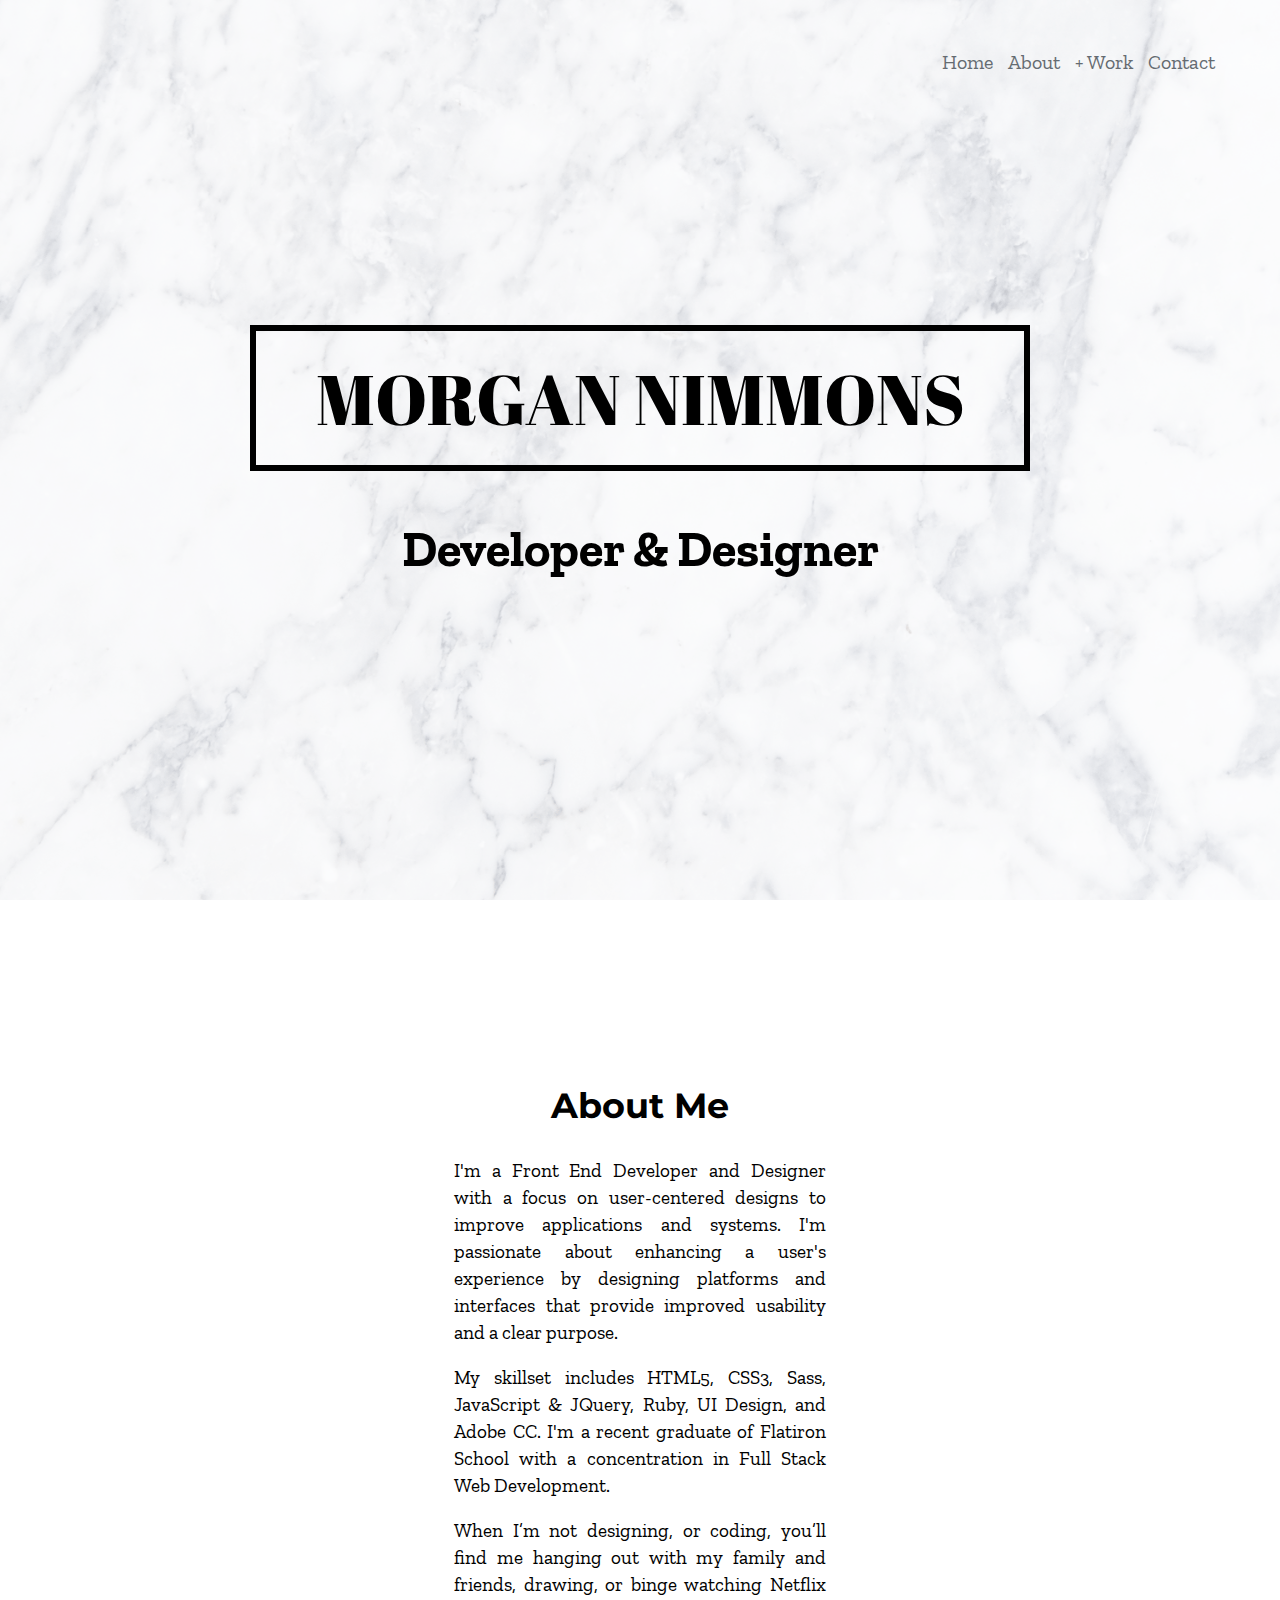
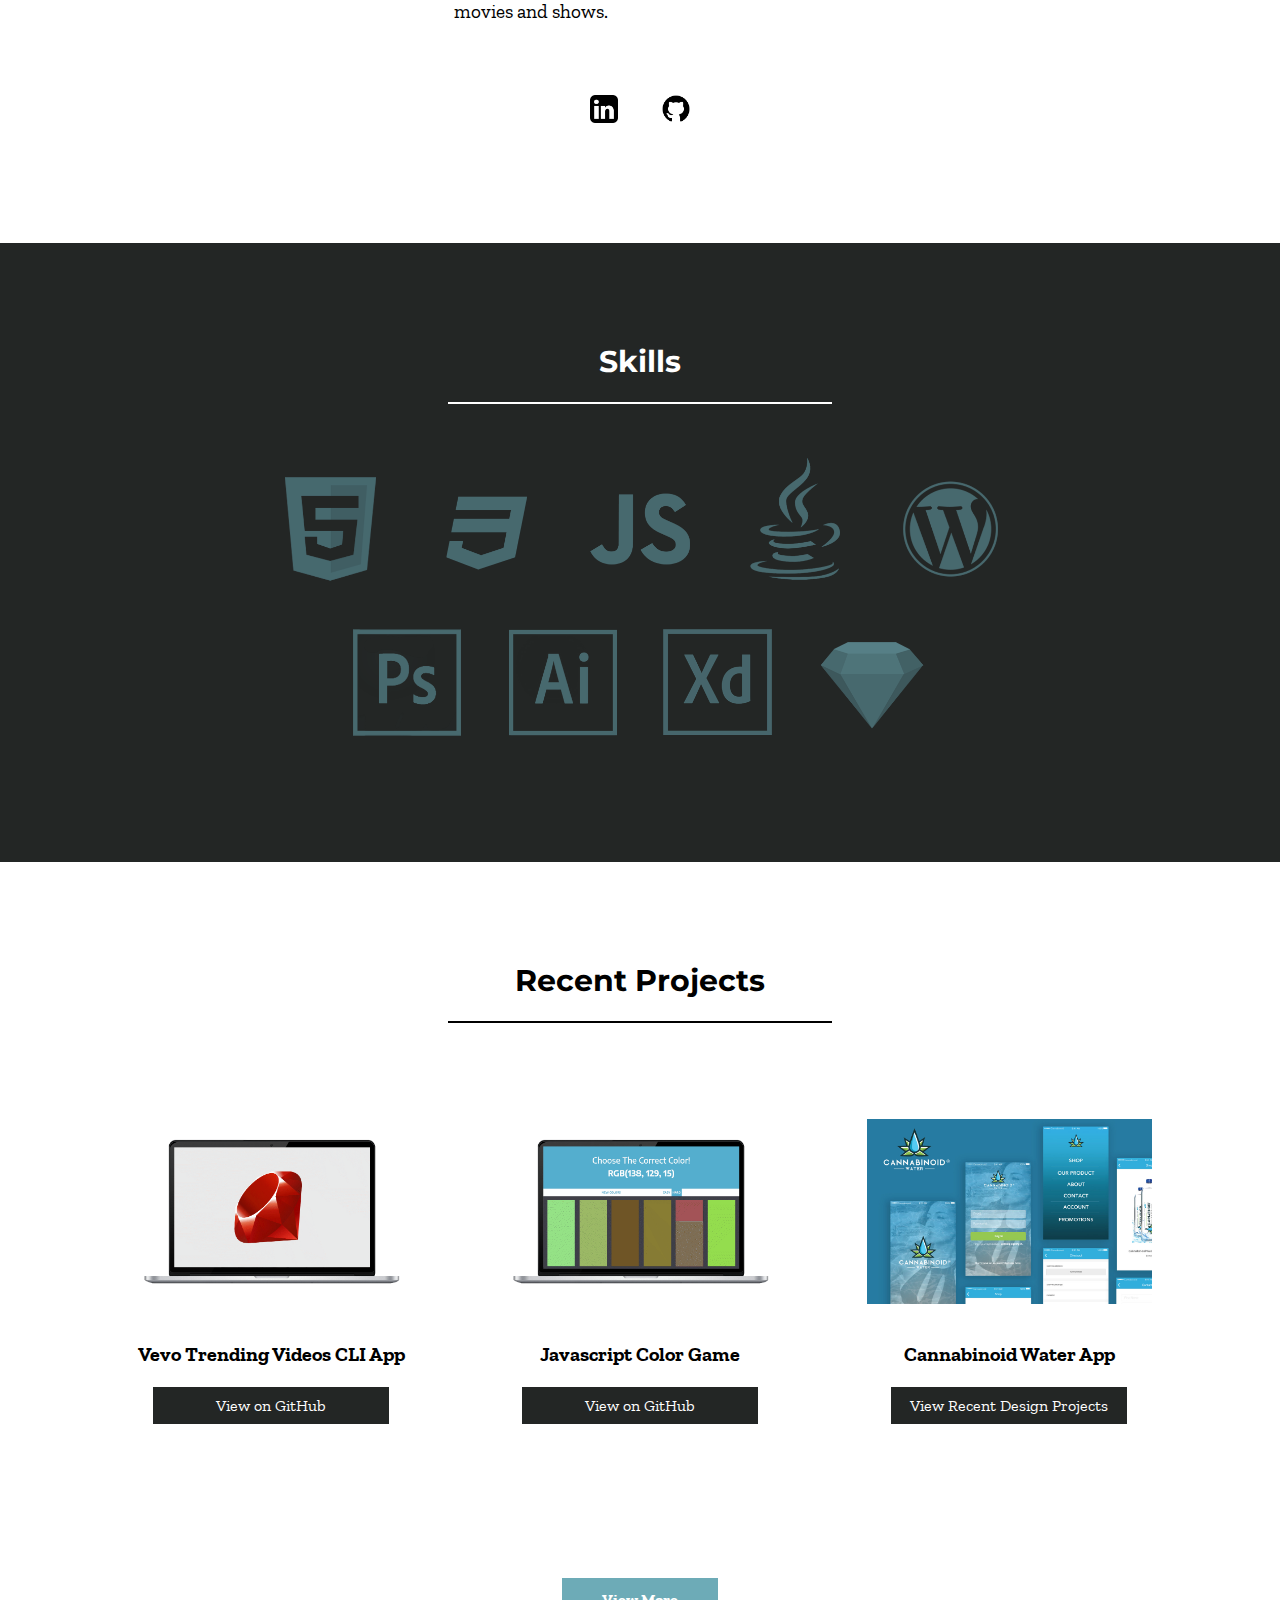
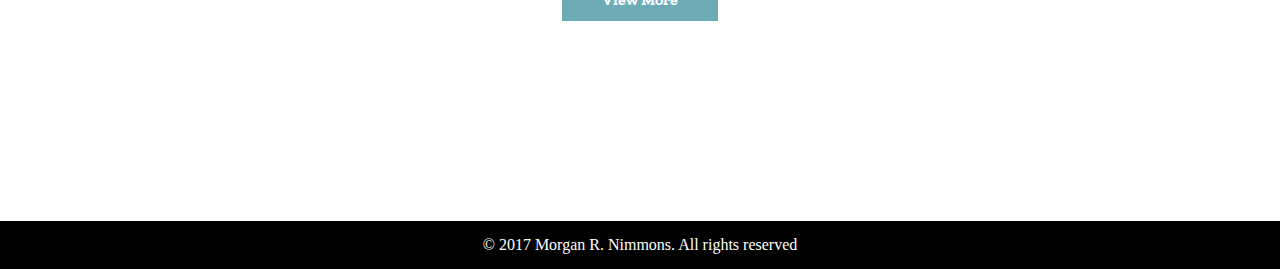
<file: index.html>
<!DOCTYPE html>
<html>
  <head>
    <meta charset="utf-8">
    <title>Morgan R. Nimmons | Web Developer</title>
    <link rel="stylesheet" href="styles.css">
    <link rel="icon" type="image/png" href="images/mn-favicon.png">

    <!-- Google fonts -->
    <link href="https://fonts.googleapis.com/css?family=Zilla+Slab" rel="stylesheet">
    <link href="https://fonts.googleapis.com/css?family=Montserrat" rel="stylesheet">
    <link href="https://fonts.googleapis.com/css?family=Abril+Fatface" rel="stylesheet">

    <!-- fontawesome icons file -->
    <link rel="stylesheet" href="font-awesome-4.7.0/css/font-awesome.min.css">
    <script type="text/javascript" src="script.js"></script>
  </head>
  <body id="home-body">

<!-- back to top button -->
    <button id="back-to-top" class="fa fa-arrow-circle-up" type="button" name="button"  aria-hidden="true" onclick="topPage()"></button>

<!-- hero image -->
    <img id="background-img" src="images/header-background.png" alt="marble background">


<!-- mobile navigation -->
    <nav class="mobile-menu">
      <span onclick="dropdownFunction()" class="fa fa-bars dropbtn" aria-hidden="true"></span>
      <ul id="myDropdown" class="mobilenavmenu">
        <li class="navlinks mobilenav"><a href="index.html">Home</a></li>
        <li class="navlinks mobilenav"><a href="#about-section">About</a></li>
        <!-- work drop down menu -->
        <li class="navlinks dropdown mobilenav accordion" onclick="openwork()"><a href="#">+ Work</a>
          <div id="showwork" class="accordion-dropdown">
            <a class="worklink" href="webdevelopment.html">Web Development</a>
            <a class="worklink designlink" href="design.html">Design</a>
          </div>
        </li>
        <li class="navlinks mobilenav"><a href="contact.html">Contact</a></li>
      </ul>
    </nav>


<!-- regular navigation -->
    <nav id="home-nav">
      <ul>
        <li class="navlinks"><a href="index.html">Home</a></li>
        <li class="navlinks"><a href="#about-section">About</a></li>
        <!-- work drop down menu -->
        <li class="navlinks dropdown"><a href="#">+ Work</a>
          <div class="dropdown-content">
            <a href="webdevelopment.html">Web Development</a>
            <a href="design.html">Design</a>
          </div>
        </li>
        <li class="navlinks"><a href="contact.html">Contact</a></li>
      </ul>
    </nav>


<!-- Header -->
    <header>
      <h1 class="name-header">Morgan Nimmons</h1>
      <h3 class="description">Developer &amp; Designer</h3>
    </header>

<!-- About -->
    <section id="about-section">
      <div class="about-content">
        <h2 class="about-text about-header">About Me</h2>
        <p class="about-text about-paragraph">I'm a Front End Developer and Designer with a focus on user-centered designs to improve applications and systems. I'm passionate about enhancing a user's experience by designing platforms and interfaces that provide improved usability and a clear purpose.</p>
        <br>
        <p class="about-text about-paragraph">My skillset includes HTML5, CSS3, Sass, JavaScript & JQuery, Ruby, UI Design, and Adobe CC. I'm a recent graduate of Flatiron School with a concentration in Full Stack Web Development.</p>
        <br>
        <!-- <p class="about-text about-paragraph">My undergraduate background in Communications and Marketing, as well as learning web development enables me to be a more
        skillful designer by approaching projects from a visual and technical prospective.</p> -->
        <p class="about-text about-paragraph">When I’m not designing, or coding, you’ll find me hanging out with my family and friends, drawing, or binge watching Netflix movies and shows.</p>

        <!-- social media links -->
        <div class="social-links">
          <a href="https://www.linkedin.com/in/mnimmons/" target="_blank"><img class="socialmedia" src="images/linkedin.png" alt="LinkedIn logo"></a>
          <a href="https://github.com/mnimmz" target="_blank"><img class="socialmedia" src="images/github.png" alt="Github logo"></a>
          <!-- <a href="https://twitter.com/morgansdomain" target="_blank"><img class="socialmedia" src="images/twitter.png" alt=""></a> -->
          <!-- <a href="https://drive.google.com/uc?export=download&id=1v5PpGPvXRR1EWN2zxWlekb6SX1pYXdMP"><img class="socialmedia" src="images/download.png" alt=""></a> -->
        </div>
      </div>
    </section>

<!-- Recent Projects section -->
    <section class="recent-projects">

      <!-- skills section -->
      <section class="skills">
        <h3 class="work-header skills-header">Skills</h3>
        <!-- skills logos -->
        <img id="html-logo" src="images/html-logo.png" class="skills-img" alt="" onmouseover="hoverOverHtml()" onmouseout="hoverOutHtml()" >
        <img id="css-logo" src="images/css-logo.png" class="skills-img" alt="" onmouseover="hoverOverCss()" onmouseout="hoverOutCss()">
        <img id="javascript-logo" src="images/javascript-logo.png" class="skills-img" alt="" onmouseover="hoverOverJavascript()" onmouseout="hoverOutJavascript()">
        <img id="java-logo" src="images/java-logo.png" alt="" class="skills-img" onmouseover="hoverOverJava()" onmouseout="hoverOutJava()">
        <img id="wordpress-logo" src="images/wordpress-logo.png" alt="" class="skills-img" onmouseover="hoverOverWordpress()" onmouseout="hoverOutWordpress()">
        <br><img id="ps-logo" src="images/ps-logo.png" alt="" class="skills-img" onmouseover="hoverOverPs()" onmouseout="hoverOutPs()" >
        <img id="ai-logo" src="images/ai-logo.png" alt="" class="skills-img" onmouseover="hoverOverAi()" onmouseout="hoverOutAi()">
        <img id="xd-logo" src="images/xd-logo.png" alt="" class="skills-img" onmouseover="hoverOverXd()" onmouseout="hoverOutXd()">
        <img id="sketch-logo" src="images/sketch-logo.png" alt="" class="skills-img" onmouseover="hoverOverSketch()" onmouseout="hoverOutSketch()">

      </section>

      <!-- recent projects -->
      <h3 class="work-header">Recent Projects</h3>

      <figure class="project one">
        <img class="dev-project" src="images/ruby-project.png" alt="Vevo Trending Videos CLI App" width="285px" height="185px">
        <figcaption class="recent-description">Vevo Trending Videos CLI App</figcaption>
        <a href="https://github.com/mnimmz/vevo-trending-cli-app" target="_blank"><button class="project-redirect recent-btn" type="button" name="button">View on GitHub</button></a>
      </figure>

      <figure class="project two">
        <img class="dev-project" src="images/color-game.png" alt="Color Game" width="285px" height="185px">
        <figcaption class="recent-description">Javascript Color Game</figcaption>
        <a href="https://github.com/mnimmz/color-game" target="_blank"><button class="project-redirect recent-btn" type="button" name="button">View on GitHub</button></a>
      </figure>

      <figure class="project three">
        <img class="dev-project" src="images/cannabinoid-app-cover.jpg" alt="Cannabinoid Water App" width="285px" height="185px">
        <figcaption class="recent-description">Cannabinoid Water App</figcaption>
        <a href="http://morgannimmons.com/design.html" target="_blank"><button class="project-redirect recent-btn" type="button" name="button">View Recent Design Projects</button></a>
      </figure>

      <button id="view-projects" type="button" name="button"><a href="webdevelopment.html" target="_blank">View More</a></button>
      <div class="horizonal-line"></div>
    </section>
  </body>

<!-- footer -->
  <footer>&copy; 2017 Morgan R. Nimmons. All rights reserved</footer>
</html>
</file>
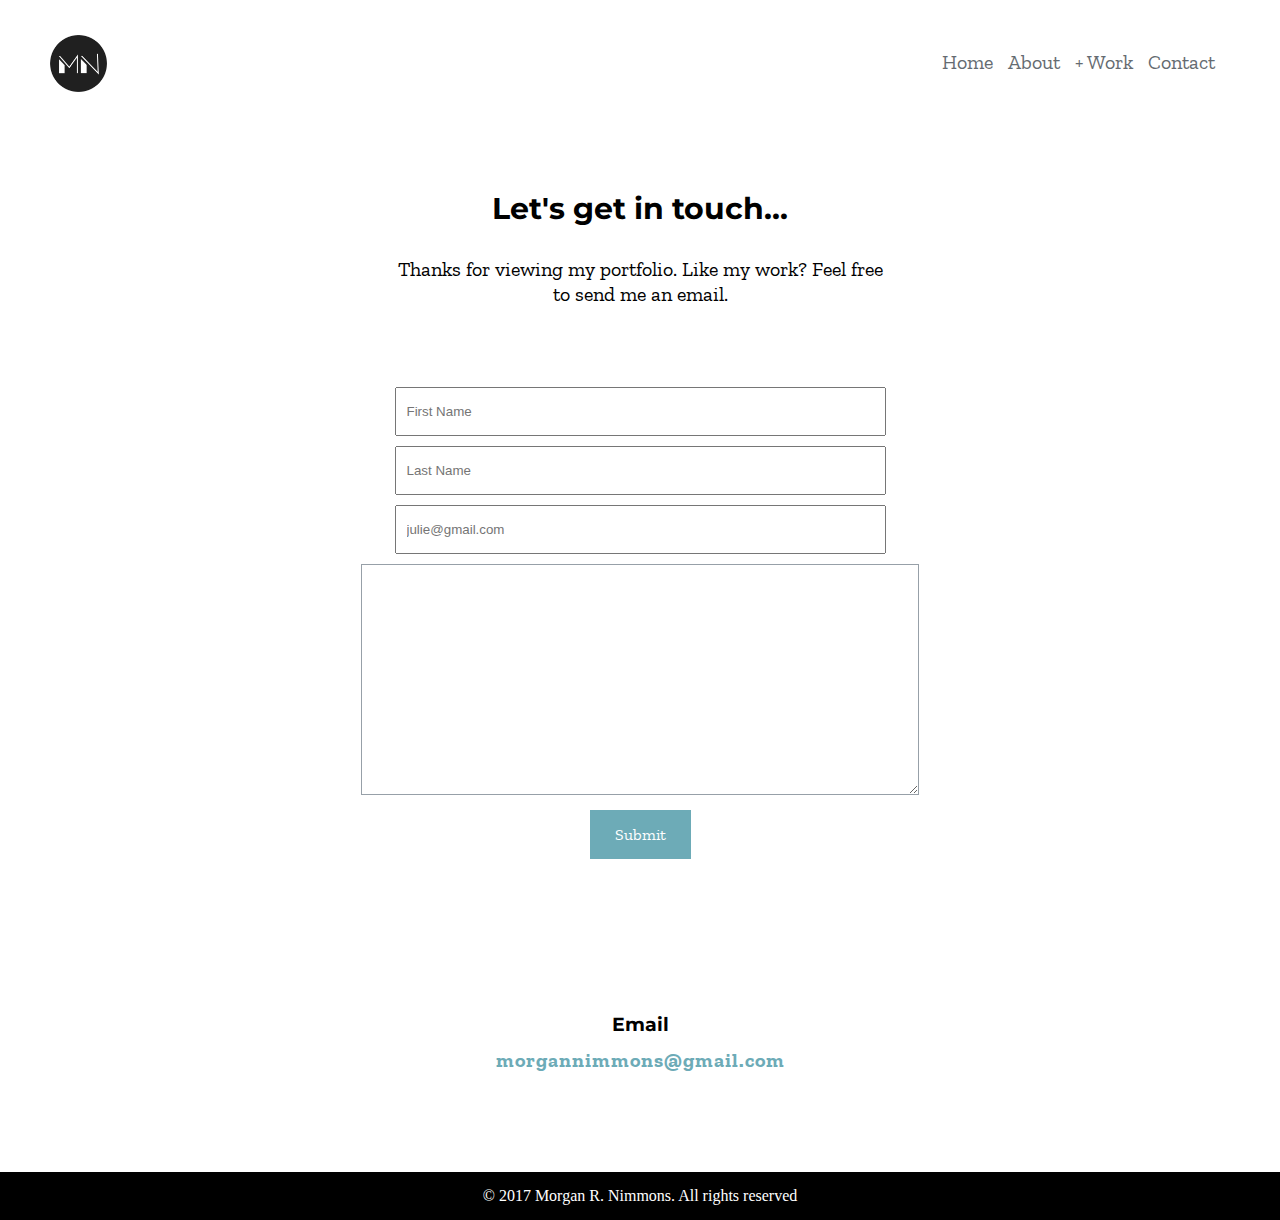
<file: contact.html>
<!DOCTYPE html>
<html>
  <head>
    <meta charset="utf-8">
    <title>Contact</title>
    <link rel="stylesheet" href="styles.css">
    <link rel="icon" type="image/png" href="images/mn-favicon.png">

    <!-- Google fonts -->
    <link href="https://fonts.googleapis.com/css?family=Zilla+Slab" rel="stylesheet">
    <link href="https://fonts.googleapis.com/css?family=Montserrat" rel="stylesheet">

    <!-- fontawesome files -->
    <link rel="stylesheet" href="font-awesome-4.7.0/css/font-awesome.min.css">
    <script type="text/javascript" src="script.js"></script>
  </head>
  <body>

<!-- MOBILE NAVIGATION -->
    <!-- top logo for mobile -->
    <div id="mobile-logo"><a class="morgan" href="index.html"><img src="images/mn-logo.png" alt=""></a></div>
    <nav class="mobile-menu">
      <span onclick="dropdownFunction()" class="fa fa-bars dropbtn" aria-hidden="true"></span>
      <ul id="myDropdown" class="mobilenavmenu">
        <li class="navlinks mobilenav"><a href="index.html">Home</a></li>
        <li class="navlinks mobilenav"><a href="index.html#about-section">About</a></li>
        <!-- work drop down menu -->
        <li class="navlinks dropdown mobilenav accordion" onclick="openwork()"><a href="#">+ Work</a>
          <div id="showwork" class="accordion-dropdown">
            <a class="worklink" href="webdevelopment.html">Web Development</a>
            <a class="worklink designlink" href="design.html">Design</a>
          </div>
        </li>
        <li class="navlinks mobilenav"><a href="contact.html">Contact</a></li>
      </ul>
    </nav>

<!-- REGULAR NAVIGATION -->
    <nav id="navigation">
      <ul>
        <li id="logo"><a class="morgan" href="index.html"><img src="images/mn-logo.png" alt=""></a></li>
        <li class="navlinks"><a href="index.html">Home</a></li>
        <li class="navlinks"><a href="index.html#about-section">About</a></li>
        <!-- drop down menu -->
        <li class="navlinks dropdown"><a href="#">+ Work</a>
          <div class="dropdown-content">
            <a href="webdevelopment.html">Web Development</a>
            <a href="design.html">Design</a>
          </div>
        </li>
        <li class="navlinks"><a href="contact.html">Contact</a></li>
      </ul>
    </nav>

<!-- CONTACT SECTION -->
    <h3 class="contact-header">Let's get in touch...</h3>
    <p class="contact-paragraph">Thanks for viewing my portfolio. Like my work? Feel free to send me an email.</p>

      <!-- contact form -->
      <form action="home.html" method="post">
        <input type="text" name="firstname" placeholder="First Name" required>
        <input type="text" name="lastname" placeholder="Last Name" required>
        <input type="email" name="email" placeholder="julie@gmail.com" required>
        <textarea name="message" rows="15" cols="69.9"></textarea>
        <input class="send-btn" type="submit" value="Submit">
      </form>
      <div class="email-info">
        <h3 class="email-header">Email</h3>
        <p class="email-address"><a href="mailto:morgannimmons@gmail.com">morgannimmons@gmail.com</a></p>
      </div>
  </body>

  <!-- FOOTER -->
  <footer>&copy; 2017 Morgan R. Nimmons. All rights reserved</footer>
</html>
</file>
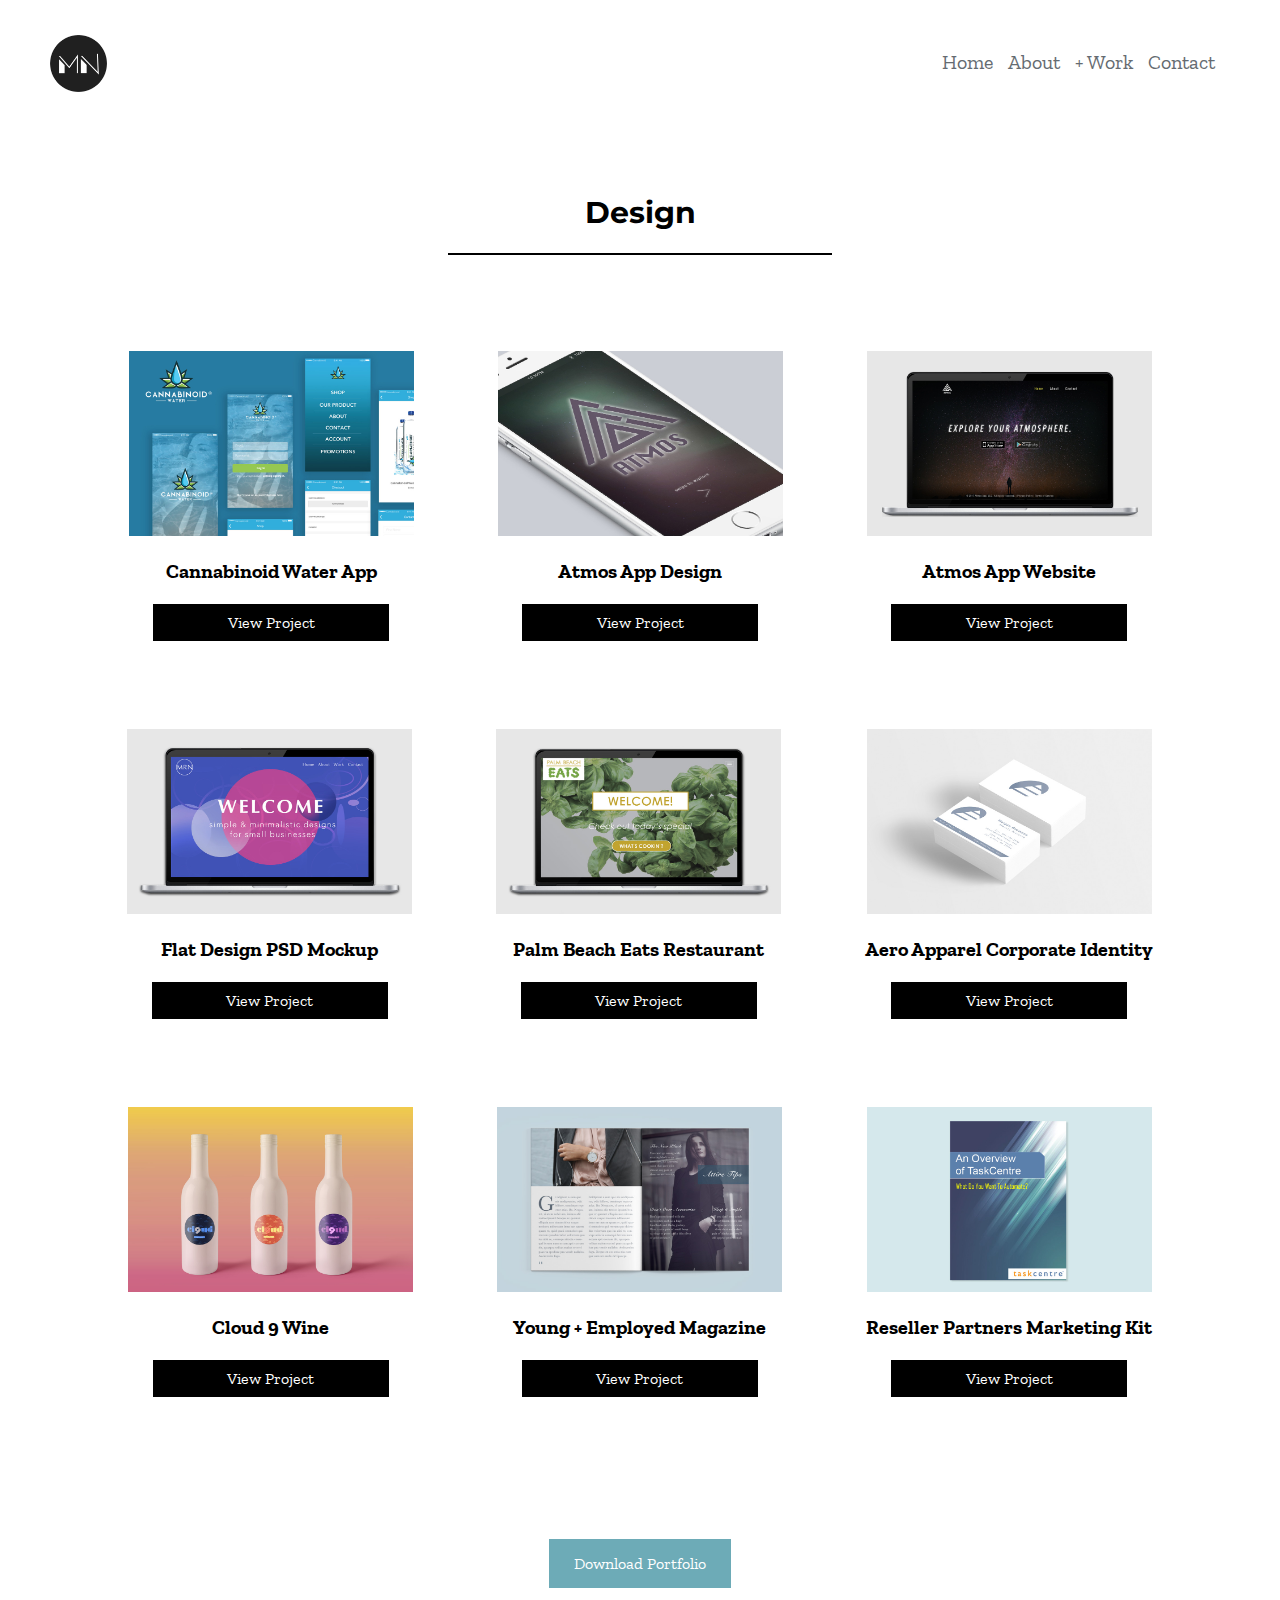
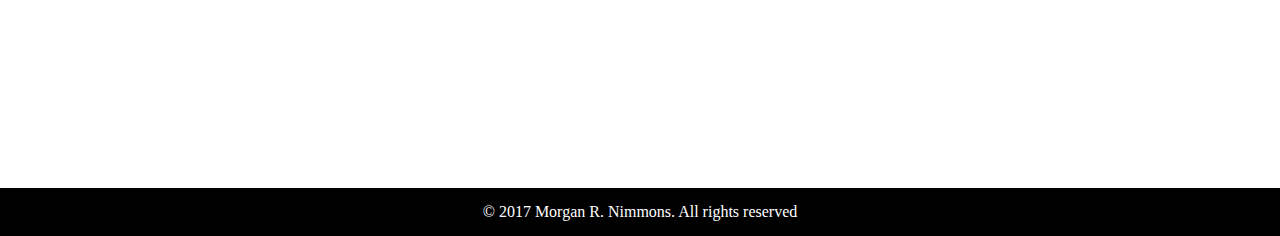
<file: design.html>
<!DOCTYPE html>
<html>
  <head>
    <meta charset="utf-8">
    <title>Design</title>
    <link rel="stylesheet" href="styles.css">
    <link rel="icon" type="image/png" href="images/mn-favicon.png">

    <!-- Google fonts -->
    <link href="https://fonts.googleapis.com/css?family=Zilla+Slab" rel="stylesheet">
    <link href="https://fonts.googleapis.com/css?family=Montserrat:300,400" rel="stylesheet">

    <!-- fontawesome icons file -->
    <link rel="stylesheet" href="font-awesome-4.7.0/css/font-awesome.min.css">
    <script type="text/javascript" src="script.js"></script>
  </head>
  <body>

<!-- MOBILE NAVIGATION -->
    <!-- top logo for mobile -->
    <div id="mobile-logo"><a class="morgan" href="index.html"><img src="images/mn-logo.png" alt=""></a></div>
    <nav class="mobile-menu">
      <!-- <button onclick="dropdownFunction()" class="dropbtn"><span class="fa fa-bars" aria-hidden="true"></span></button> -->
      <span onclick="dropdownFunction()" class="fa fa-bars dropbtn" aria-hidden="true"></span>
      <ul id="myDropdown" class="mobilenavmenu">
        <li class="navlinks mobilenav"><a href="index.html">Home</a></li>
        <li class="navlinks mobilenav"><a href="index.html#about-section">About</a></li>
        <!-- work drop down menu -->
        <li class="navlinks dropdown mobilenav accordion" onclick="openwork()"><a href="#">+ Work</a>
          <div id="showwork" class="accordion-dropdown">
            <a class="worklink" href="webdevelopment.html">Web Development</a>
            <a class="worklink designlink" href="design.html">Design</a>
          </div>
        </li>
        <li class="navlinks mobilenav"><a href="contact.html">Contact</a></li>
      </ul>
    </nav>

<!-- REGULAR NAVIGATION -->
    <nav id="navigation">
      <ul>
        <li id="logo"><a class="morgan" href="index.html"><img src="images/mn-logo.png" alt=""></a></li>
        <li class="navlinks"><a href="index.html">Home</a></li>
        <li class="navlinks"><a href="index.html#about-section">About</a></li>
        <!-- drop down menu -->
        <li class="navlinks dropdown"><a href="#">+ Work</a>
          <div class="dropdown-content">
            <a href="webdevelopment.html">Web Development</a>
            <a href="design.html">Design</a>
          </div>
        </li>
        <li class="navlinks"><a href="contact.html">Contact</a></li>
      </ul>
    </nav>

    <!-- DESIGN PROJECTS -->
    <section class="webdevprojects graphicdesign-projects">

      <h3 class="work-header">Design</h3>

      <!-- project 1 -->
      <figure class="project one">
        <img class="webprojects graphicprojects" src="images/cannabinoid-app-cover.jpg" alt="Cannabinoid App Design" width="285px" height="185px">
        <figcaption>Cannabinoid Water App</figcaption>
        <button id="open-modal" class="project-redirect" type="button" name="button" onclick="viewModal()">View Project</button>

        <!-- Modal 1 -->
        <div id="modal1" class="modal">

          <!-- Modal content  -->
          <span id="close" class="close-window" onclick="closeModal()">&times;</span>
          <div class="modal-content">
            <h3 id="caption">Cannabinoid Water App</h3>
            <p class="modal-description">App design for the company, Cannabinoid Water. Created wireframes and designed UI in Sketch.</p>
            <img class="m-img m-img1" src="images/cannabinoid-ui-design.jpg" alt="cannabinoid app screens">
            <img class="m-img m-img2" src="images/cannabinoid-ui-design-2.jpg" alt="cannabinoid app screens">
            <img class="m-img m-img3 image-overide" src="images/cannabinoid-wireframes.jpg" alt="">
          </div>
        </div>
      </figure>

      <!-- project 2 -->
      <figure class="project two">
        <img class="webprojects graphicprojects" src="images/atmos-app-ui.jpg" alt="Atmos App Design" width="285px" height="185px">
        <figcaption>Atmos App Design</figcaption>
        <button id="open-modal2" class="project-redirect" type="button" name="button" onclick="viewModal2()">View Project</button></a>

        <!-- Modal 2 -->
        <div id="modal2" class="modal">

          <!-- Modal content  -->
          <span id="close2" class="close-window" onclick="closeModal2()">&times;</span>
          <div class="modal-content">
            <h3 id="caption2">Atmos App Design</h3>
            <p class="modal-description">App design for the stargazing app, Atmos. Designed the UI in Adobe Photoshop.</p>
            <img class="m-img m-img1" src="images/atmos-app-ui.jpg" alt="Atmos App home screen">
            <img class="m-img m-img2 image-overide-2" src="images/atmos-app-screens.jpg" alt="Atmos App screens">
          </div>
        </div>
      </figure>


      <!-- project 3 -->
      <figure class="project three">
        <img class="webprojects graphicprojects" src="images/atmos-website-cover.jpg" alt="Atmos App website" width="285px" height="185px">
        <figcaption>Atmos App Website</figcaption>
        <button id="open-modal3" class="project-redirect" type="button" name="button" onclick="viewModal3()">View Project</button></a>

        <!-- Modal 3 -->
        <div id="modal3" class="modal">

          <!-- Modal content  -->
          <span id="close3" class="close-window" onclick="closeModal3()">&times;</span>
          <div class="modal-content">
            <h3 id="caption3">Atmos App Website</h3>
            <p class="modal-description">Website for the Atmos App. Designed in Adobe Photoshop.</p>
            <img class="m-img m-img1" src="images/atmos-website-home.png" alt="">
            <img class="m-img m-img2" src="images/atmos-website-about.png" alt="">
            <img class="m-img m-img3 image-overide-1" src="images/atmos-website-features.png" alt="">
            <img class="m-img m-img4 image-override-4" src="images/atmos-website-contact.png" alt="">
          </div>
        </div>
      </figure>


      <!-- project 4 -->
      <figure class="project four">
        <img class="webprojects graphicprojects" src="images/flat-design-cover.jpg" alt="Flat Design PSD Mockup" width="285px" height="185px">
        <figcaption>Flat Design PSD Mockup</figcaption>
        <button id="open-modal4" class="project-redirect" type="button" name="button" onclick="viewModal4()">View Project</button>

        <!-- Modal 4 -->
        <div id="modal4" class="modal">

          <!-- Modal content  -->
          <span id="close4" class="close-window" onclick="closeModal4()">&times;</span>
          <div class="modal-content">
            <h3 id="caption4">Flat Design PSD Mockup</h3>
            <p class="modal-description desc-space4">Personal portfolio website PSD in the style of flat and material design.
            Illustrations were created in Adobe Illustrator.</p>
            <img class="m-img m-img1" src="images/flat-design-1.png" alt="">
            <img class="m-img m-img2" src="images/flat-design-2.png" alt="">
            <img class="m-img m-img3" src="images/flat-design-3.png" alt="">
          </div>
        </div>
      </figure>


      <!-- project 5 -->
      <figure class="project five">
        <img class="webprojects graphicprojects" src="images/pb-eats-desktop.png" alt="Palm Beach Eats Restaurant Website" width="285px" height="185px">
        <figcaption>Palm Beach Eats Restaurant</figcaption>
        <button id="open-modal5" class="project-redirect" type="button" name="button" onclick="viewModal5()">View Project</button></a>

        <!-- Modal 5 -->
        <div id="modal5" class="modal">

          <!-- Modal content  -->
          <span id="close5" class="close-window" onclick="closeModal5()">&times;</span>
          <div class="modal-content">
            <h3 id="caption5">Palm Beach Eats Restaurant</h3>
            <p class="modal-description desc-space5">Website design for a fictional Italian restaurant, Palm Beach Eats.</p>
            <img class="m-img m-img1" src="images/pb-eats-website-1.jpg" alt="">
            <img class="m-img m-img2" src="images/pb-eats-website-2.jpg" alt="">
            <img class="m-img m-img3 image-overide-1" src="images/pb-eats-website-3.jpg" alt="">
            <img class="m-img m-img4" src="images/pb-eats-website-4.jpg" alt="">
            <img class="m-img m-img5" src="images/pb-eats-website-5.jpg" alt="">
          </div>
        </div>
      </figure>


      <!-- project 6 -->
      <figure class="project six">
        <img class="webprojects graphicprojects" src="images/aero-apparel-cover.jpg" alt="Aero Apparel Brand Identity" width="285px" height="185px">
        <figcaption>Aero Apparel Corporate Identity</figcaption>
        <button id="open-modal6" class="project-redirect" type="button" name="button" onclick="viewModal6()">View Project</button></a>


        <!-- Modal 6 -->
        <div id="modal6" class="modal">

          <!-- Modal content  -->
          <span id="close6" class="close-window" onclick="closeModal6()">&times;</span>
          <div class="modal-content">
            <h3 id="caption6">Aero Apparel Corporate Identity</h3>
            <p class="modal-description desc-space6">Aero Apparel is a fictional fitness apparel company. Branding was designed in Adobe Illustrator.</p>
            <img class="m-img m-img1" src="images/aero-apparel-1.jpg" alt="">
            <img class="m-img m-img2" src="images/aero-apparel-2.jpg" alt="">
            <img class="m-img m-img3 image-overide-1" src="images/aero-apparel-3.jpg" alt="">
            <img class="m-img m-img4" src="images/aero-apparel-4.png" alt="">
            <img class="m-img m-img5" src="images/aero-apparel-5.png" alt="">
          </div>
        </div>
      </figure>


      <!-- project 7 -->
      <figure class="project seven">
        <img class="webprojects graphicprojects" src="images/cloud9-cover.jpg" alt="Cloud 9 Wine Labels" width="285px" height="185px">
        <figcaption>Cloud 9 Wine</figcaption>
        <button id="open-modal7" class="project-redirect" type="button" name="button" onclick="viewModal7()">View Project</button></a>

        <!-- Modal 5 -->
        <div id="modal7" class="modal">

          <!-- Modal content  -->
          <span id="close7" class="close-window" onclick="closeModal7()">&times;</span>
          <div class="modal-content">
            <h3 id="caption7">Cloud 9 Wine</h3>
            <p class="modal-description">Wine bottle labels created using Adobe Illustrator.</p>
            <img id="cloud-9" class="m-img m-img1 wine-label" src="images/cloud-9-1.png" alt="">
            <img class="m-img m-img2 wine-label" src="images/cloud-9-2.png" alt="">
            <img class="m-img m-img3 image-overide-1 wine-label" src="images/cloud-9-3.png" alt="">
            <img class="m-img m-img4-overide" src="images/cloud-9-4.jpg" alt="">
          </div>
        </div>
      </figure>


      <!-- project 8 -->
      <figure class="project eight">
        <img class="webprojects graphicprojects" src="images/ye-mag-cover.jpg" alt="Young and Employed Magazine" width="285px" height="185px">
        <figcaption>Young + Employed Magazine</figcaption>
        <button id="open-modal8" class="project-redirect" type="button" name="button" onclick="viewModal8()">View Project</button></a>

        <!-- Modal 8 -->
        <div id="modal8" class="modal">

          <!-- Modal content  -->
          <span id="close8" class="close-window" onclick="closeModal8()">&times;</span>
          <div class="modal-content">
            <h3 id="caption8">Young + Employed Magazine</h3>
            <p class="modal-description desc-space8">Magazine spread designed in Adobe InDesign for college-aged students.</p>
            <img class="m-img m-img1" src="images/y+e-magazine-1.jpg" alt="">
            <img class="m-img m-img2" src="images/y+e-magazine-2.jpg" alt="">
            <img class="m-img m-img3 image-overide-1" src="images/y+e-magazine-3.jpg" alt="">
            <img class="m-img m-img4" src="images/y+e-magazine-4.jpg" alt="">
            <img id="ye-mag" class="m-img m-img5" src="images/y+e-magazine-5.jpg" alt="">
            <img id="ye-mag-bottom" class="m-img m-img6" src="images/y+e-magazine-6.jpg" alt="">
          </div>
        </div>
      </figure>


      <!-- project 9 -->
      <figure class="project nine">
        <img class="webprojects graphicprojects" src="images/taskcentre-guide-cover.jpg" alt="Reseller Partners Marketing Kit" width="285px" height="185px">
        <figcaption>Reseller Partners Marketing Kit</figcaption>
        <button id="open-modal9" class="project-redirect" type="button" name="button" onclick="viewModal9()">View Project</button></a>

        <!-- Modal 9 -->
        <div id="modal9" class="modal">

          <!-- Modal content  -->
          <span id="close9" class="close-window" onclick="closeModal9()">&times;</span>
          <div class="modal-content">
            <h3 id="caption9">Reseller Partners Marketing Kit</h3>
            <p class="modal-description desc-space9">Marketing kit distributed to software Reseller Partners. Designed in
            Adobe InDesign and Adobe Photoshop.</p>
            <img id="reseller-kit1"class="m-img m-img1" src="images/reseller-kit-1.jpg" alt="">
            <img id="reseller-kit2" class="m-img m-img2" src="images/reseller-kit-2.jpg" alt="">
          </div>
        </div>
      </figure>

      <!-- download portfolio link -->
      <a id="download-portfolio" href="files/portfolio-2018.pdf"><button type="button" name="button">Download Portfolio</button></a>
      </section>
  </body>

  <!-- FOOTER -->
  <footer id="footer-bottom">&copy; 2017 Morgan R. Nimmons. All rights reserved</footer>
</html>
</file>
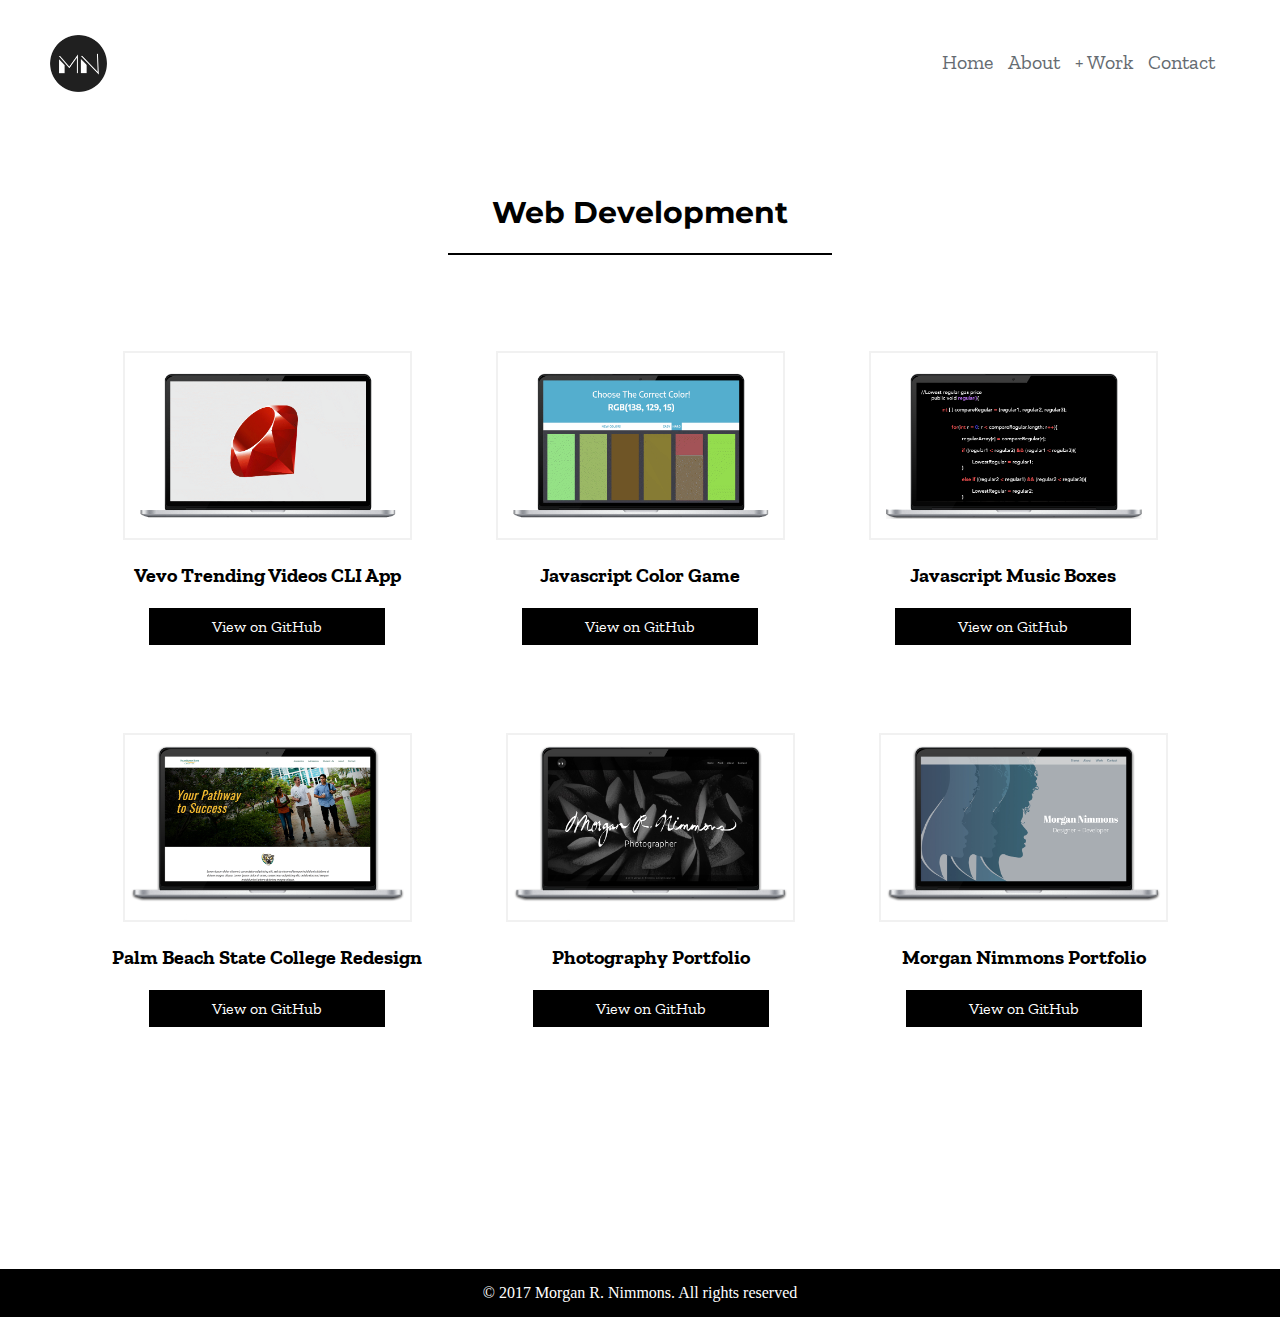
<file: webdevelopment.html>
<!DOCTYPE html>
<html>
  <head>
    <meta charset="utf-8">
    <title>Web Development</title>
    <link rel="stylesheet" href="styles.css">
    <link rel="icon" type="image/png" href="images/mn-favicon.png">

    <!-- Google fonts -->
    <link href="https://fonts.googleapis.com/css?family=Zilla+Slab" rel="stylesheet">
    <link href="https://fonts.googleapis.com/css?family=Montserrat" rel="stylesheet">

    <!-- fontawesome files -->
    <link rel="stylesheet" href="font-awesome-4.7.0/css/font-awesome.min.css">
    <script type="text/javascript" src="script.js"></script>
  </head>
  <body>

<!-- MOBILE NAVIGATION -->
    <!-- top logo for mobile -->
    <div id="mobile-logo"><a class="morgan" href="index.html"><img src="images/mn-logo.png" alt=""></a></div>
    <nav class="mobile-menu">
      <span onclick="dropdownFunction()" class="fa fa-bars dropbtn" aria-hidden="true"></span>
      <ul id="myDropdown" class="mobilenavmenu">
        <li class="navlinks mobilenav"><a href="index.html">Home</a></li>
        <li class="navlinks mobilenav"><a href="index.html#about-section">About</a></li>
        <!-- work drop down menu -->
        <li class="navlinks dropdown mobilenav accordion" onclick="openwork()"><a href="#">+ Work</a>
          <div id="showwork" class="accordion-dropdown">
            <a class="worklink" href="webdevelopment.html">Web Development</a>
            <a class="worklink designlink" href="design.html">Design</a>
          </div>
        </li>
        <li class="navlinks mobilenav"><a href="contact.html">Contact</a></li>
      </ul>
    </nav>

<!-- REGULAR NAVIGATION -->
    <nav id="navigation">
      <ul>
        <li id="logo"><a class="morgan" href="index.html"><img src="images/mn-logo.png" alt=""></a></li>
        <!-- <li id="logo"><a class="morgan" href="index.html">Morgan R. Nimmons</a></li> -->
        <li class="navlinks"><a href="index.html">Home</a></li>
        <li class="navlinks"><a href="index.html#about-section">About</a></li>
        <!-- drop down menu -->
        <li class="navlinks dropdown"><a href="#">+ Work</a>
          <div class="dropdown-content">
            <a href="webdevelopment.html">Web Development</a>
            <a href="design.html">Design</a>
          </div>
        </li>
        <li class="navlinks"><a href="contact.html">Contact</a></li>
      </ul>
    </nav>

<!-- WEB DEVELOPMENT PROJECTS -->
      <section class="webdevprojects">
        <h3 class="work-header project-header">Web Development</h3>

        <!-- project 1 -->
        <figure class="project one">
          <img class="webprojects" src="images/ruby-project.png" alt="Vevo Trending Videos" width="285px" height="185px">
          <figcaption>Vevo Trending Videos CLI App</figcaption>
          <a href="https://github.com/mnimmz/vevo-trending-cli-app" target="_blank"><button class="project-redirect" type="button" name="button">View on GitHub</button></a>
        </figure>

        <!-- project 2 -->
        <figure class="project two">
          <img class="webprojects" src="images/color-game.png" alt="Color game" width="285px" height="185px">
          <figcaption>Javascript Color Game</figcaption>
          <a href="https://github.com/mnimmz/color-game" target="_blank"><button class="project-redirect" type="button" name="button">View on GitHub</button></a>
        </figure>

        <!-- project 3 -->
        <!-- <figure class="project three">
          <img class="webprojects" src="images/skyline-website.jpg" alt="Skyline Website" width="285px" height="185px">
          <figcaption>Skyline Website</figcaption>
          <a href="https://github.com/mnimmz/skyline-website/wiki" target="_blank"><button class="project-redirect" type="button" name="button">View on GitHub</button></a>
        </figure> -->

        <!-- project 4 -->
        <figure class="project four">
          <img class="webprojects" src="images/gasstationapp.jpg" alt="Gas Station Application" width="285px" height="185px">
          <figcaption>Javascript Music Boxes</figcaption>
          <a href="https://github.com/mnimmz/js-music-boxes" target="_blank"><button class="project-redirect" type="button" name="button">View on GitHub</button></a>
        </figure>

        <!-- project 5 -->
        <figure class="project five">
          <img class="webprojects" src="images/pbsc-desktop-homepage.png" alt="Palm Beach State College Redesign" width="285px" height="185px">
          <figcaption>Palm Beach State College Redesign</figcaption>
          <a href="https://github.com/mnimmz/palmbeachstatecollege-redesign" target="_blank"><button class="project-redirect" type="button" name="button">View on GitHub</button></a>
        </figure>

        <!-- project 6 -->
        <figure class="project six">
          <img class="webprojects" src="images/mrn-photo-desktop-homepage.png" alt="Photography Portfolio" width="285px" height="185px">
          <figcaption>Photography Portfolio</figcaption>
          <a href="https://github.com/mnimmz/photography-portfolio" target="_blank"><button class="project-redirect" type="button" name="button">View on GitHub</button></a>
        </figure>

        <!-- project 7 -->
        <figure class="project seven">
          <img class="webprojects" src="images/mrn-portfolio-desktop.png" alt="Morgan Nimmons Portfolio" width="285px" height="185px">
          <figcaption>Morgan Nimmons Portfolio</figcaption>
          <a href="https://github.com/mnimmz/morgan-nimmons-portfolio" target="_blank"><button class="project-redirect" type="button" name="button">View on GitHub</button></a>
        </figure>

        <!-- project 8 -->
        <!-- <figure class="project eight">
          <img class="webprojects" src="images/the-pasta-kitchn.jpg" alt="The Pasta Kitchn" width="285px" height="185px">
          <figcaption>The Pasta Kitchn</figcaption>
          <a href="https://github.com/mnimmz/palmbeachstatecollege-redesign/wiki/Palm-Beach-State-College-Redesign" target="_blank"><button class="project-redirect" type="button" name="button">View on GitHub</button></a>
        </figure> -->

        <!-- project 9 -->
        <!-- <figure class="project nine">
          <img class="webprojects" src="images/coconut-manor-suites.png" alt="Coconut Manor Suites Website" width="285px" height="185px">
          <figcaption>Coconut Manor Suites Website</figcaption>
          <a href="https://github.com/mnimmz/coconut-manor-suites" target="_blank"><button class="project-redirect" type="button" name="button">View on GitHub</button></a>
        </figure> -->
      </section>
  </body>

  <!-- FOOTER -->
  <footer>&copy; 2017 Morgan R. Nimmons. All rights reserved</footer>
</html>
</file>
<file: styles.css>
/* GENERAL STYLES */

html {
  font-size: 16px;
}
h1, h2, h3 {
  font-family: 'Montserrat', sans-serif;
}

p, nav {
  font-family: 'Zilla Slab', serif;
  font-size: 1.25rem;
}

body {
  margin: 0;
}

/* BACK TO TOP ICON ON INDEX PAGE */
#back-to-top {
  display: none;
  background: none;
  border-radius: 50%;
  color: #000;
  font-size: 3rem;
  position: fixed;
  z-index: 99;
  right: 0;
  bottom: -138px;
  cursor: pointer;
}

#back-to-top:hover {
  color: #6dabb7;
}


/* INDEX PAGE */
#background-img {
  width: 100%;
  height: 100vh;
  opacity: .4;
}


/* REGULAR NAVIGATION */
#home-nav {
  position: absolute;
  top: 0;
  right: 0;
}

nav {
  padding-top: 30px;
  padding-bottom: 30px;
}

nav ul {
  float: right;
  padding-right: 50px;
}

nav ul li {
  float: left;
  list-style: none;
  padding-right: 15px;
  font-family: 'Zilla Slab', serif;
}

nav ul li a {
  color: #656b71;
}


a {
  text-decoration: none;
  z-index: -1;
}

nav ul li a:hover {
  color: #000;
}

li#logo {
  float: left;
  position: absolute;
  left: 0;
  margin-left: 50px;
  font-family: 'Zilla Slab', serif;
  top: 35px;
}

#logo img {
  width: 13%;
}

/* MOBILE MENU, DON'T DISPLAY ON DESKTOP VIEW */
/*ul.navigation-menu.mobilenavmenu {
  display: none;
}*/

/* DROP DOWN MENU FOR +WORK LINK */
.dropbtn {
  cursor: pointer;
}

.dropdown {
  position: relative;
  display: inline-block;
}

.dropdown-content {
  display: none;
  position: absolute;
  background-color: #000;
  min-width: 158px;
  z-index: 1;
  margin-left: -66px;
  text-align: center;
  padding: 15px 15px 23px;
}

.dropdown-content a {
  color: #fff;

}

.dropdown-content a:hover {
  text-decoration: underline;
  color: #6dabb7;
}

.dropdown:hover .dropdown-content {
  display: block;
  line-height: 34px;
  border-bottom: 2px solid #fff;
}


/* MOBILE MENU, DON'T DISPLAY ON DESKTOP VIEW */

.mobile-menu {
  position: relative;
  display: none;
}


/* HOME(index) HEADER */
header {
  position: absolute;
  top: 35%;
  text-align: center;
  display: block;
  width: 100%;
}

.name-header {
  font-family: 'Abril Fatface', cursive;
  font-size: 5.38rem;
  font-weight: normal;
  text-transform: uppercase;
  border: 6px solid #000;
  margin-left: 250px;
  margin-right: 250px;
  padding-top: 20px;
  padding-bottom: 20px;
  margin-top: 10px;

}

.description {
  font-size: 3.75rem;
  font-family: 'Zilla Slab', serif;
  margin-top: 0;
}


/* ABOUT SECTION */
#about-section {
  margin-top: 100px;
  padding: 0 20em;
}

#profile-image {
  position: absolute;
  right: 200px;
  padding-top: 115px;
}

.about-content {
  /* margin-left: 200px; */
  padding: 20px 0 60px;

}

.about-header {
  font-size: 2.19rem;
  padding-top: 10px;
  padding-bottom: 10px;
  text-align: center;
}

.about-paragraph {
  /* width: 600px; */
  word-wrap: break-word;
  clear: both;
  text-align: left;
  line-height: 27px;
}

/* back to top arrow (fontawesom) on INDEX PAGE */
.fa.fa-arrow-up:hover {
  -webkit-transition: all 0.5s;
  -moz-transition: all 0.5s;
  transition: all 0.5s;
  -webkit-transform: rotate(180deg);
  -moz-transform: rotate(180deg);
  transform: rotate(180deg);
}

 /* Skills images on INDEX PAGE */
#html-logo, #css-logo, #javascript-logo, #java-logo, #wordpress-logo, #ps-logo, #ai-logo, #xd-logo, #sketch-logo {
  opacity: 0.50;
  height: 150px;
  transition: all 0.20s ease;
  -webkit-transition: all 0.20s ease;

}

/* SKILLS SECTION ON INDEX PAGE*/
.skills {
  background-color: #232625;
  margin-top: 100px;
  padding-bottom: 100px;
}

.work-header.skills-header {
  color: #fff;
  margin: 0 35% 50px;
  padding: 100px 0 22px 0;
  border-bottom: 2px solid #fff;
}


/* RECENT PROJECTS */
.recent-projects {
  background-color: #fff;
  margin-top: -4px;
  text-align: center;
  padding-bottom: 200px;

}

.work-header {
  margin: 0 35% 50px;
  padding: 100px 0 22px 0;
  border-bottom: 2px solid #000;
  color: #000;
}

figcaption.recent-description {
  color: #000;
  margin-top: 15px;
}

button#view-projects {
  padding: 12px 40px;
  margin-bottom: 0;
  margin-top: 112px;

}

button#view-projects a {
  color: #fff;
  font-weight: bold;
  z-index: -1;
}

button#view-projects:hover {
  background-color: #97a0a8;
  z-index: -1;
}


  /* social links */
  .social-links {
    text-align: center;
    width: 564px;
    padding-top: 17px;
    margin: 0 auto;
  }

  .socialmedia {
    width: 5%;
    padding: 20px;
  }



/* WEB DEVELOPMENT PAGE */

/* logo for mobile view */
#mobile-logo img {
  display: none;
}

.work-header {
  padding-top: 100px;
  font-size: 1.89rem;
}

.project-header {
  color: #000;
}

section.webdevprojects {
  text-align: center;
  clear: both;
  padding-bottom: 200px;
}

figure.project {
  padding-top: 30px;
  display: inline-block;
}

figcaption {
  padding-top: 19px;
  font-family: 'Zilla Slab', serif;
  font-weight: bold;
  font-size: 1.25rem;

}

button.project-redirect {
  margin-top: 21px;
  background: #000;
  padding: 9px 15px;
  margin-bottom: 26px;
  width: 236px;
  cursor: pointer;
}

.project-redirect a {
  color: #fff;
}

.project-redirect:hover{
  background-color: #97a0a8;
}

.webprojects{
  border: 2px #f1f1f1 solid;

}

  /* override for recent projects button */
  button.recent-btn {
    background-color: #232625;

  }

  button.recent-btn a {
    color: #fff;
    font-weight: bold;
    cursor: pointer;

  }



/* DESIGN PAGE */
.graphicprojects {
  border: none;
}

#download-portfolio button {
  cursor: pointer;
  margin-top: 100px;
  margin-bottom: 0;
}

#download-portfolio button:hover {
  background-color: #97a0a8;
}

  /* modal styles pop up */
  .modal {
    display: none;
    position: fixed;
    z-index: 1;
    padding-top: 100px;
    left: 0;
    top: 0;
    width: 100%;
    height: 100%;
    overflow: auto;
    background-color: rgb(0,0,0);
    background-color: rgba(0,0,0,0.9);
  }

  .modal-content {
    margin: auto;
    display: block;
    width: 80%;
    max-width: 700px;
  }

  span.close-window {
    color: white;
    position: absolute;
    right: 53px;
    top: 36px;
    font-size: 2.5rem;
    cursor: pointer;
  }

  #caption, #caption2, #caption3, #caption4, #caption5, #caption6, #caption7, #caption8, #caption9  {
    font-family: 'Zilla Slab', serif;
    letter-spacing: 1px;
    font-size: 1.25rem;
    margin: auto;
    display: block;
    width: 80%;
    max-width: 700px;
    text-align: center;
    color: #fff;
    padding: 10px 0;
  }

  .modal-description {
    font-family: 'Montserrat', sans-serif;
    font-size: 0.93rem;
    font-weight: lighter;
    color: #fff;
    height: 80px;
    width: 85%;
    margin: auto;
    margin-top: 19px;
  }

  .modal-content, #caption, #caption2, #caption3, #caption4, #caption5, #caption6, #caption7, #caption8, #caption9  {
    -webkit-animation-name: zoom;
    -webkit-animation-duration: 0.6s;
    animation-name: zoom;
    animation-duration: 0.6s;
  }

  /* modal animation */
  @-webkit-keyframes zoom {
    from {-webkit-transform:scale(0)}
    to {-webkit-transform:scale(1)}
  }

  @keyframes zoom {
      from {transform:scale(0)}
      to {transform:scale(1)}
    }

  /* close modal */
  .close {
    position: absolute;
    top: 15px;
    right: 35px;
    color: #f1f1f1;
    font-size: 2.5rem;
    font-weight: bold;
    transition: 0.3s;
  }

  .close:hover, .close:focus {
    color: #bbb;
    text-decoration: none;
    cursor: pointer;
  }

  /* modal images */
  img.image-overide {
    margin-bottom: 150px;
  }

  img.m-img {
    display: block;
    padding-bottom: 20px;
    width: 100%;
  }

  img.m-img3 {
    margin-bottom: 100px;
  }

  img.image-overide-1 {
    margin-bottom: 0;
  }

  img.m-img5 {
    margin-bottom: 150px;
  }

  img.m-img4-overide {
    margin-bottom: 150px;
  }

  img.image-overide-2 {
    margin-bottom: 150px;
  }

  img.image-override-4 {
    margin-bottom: 150px;
  }

  .wine-label {
    padding-bottom: 0;
    margin-bottom: -121px
  }

  #cloud-9 {
    margin-top: -78px;
  }

  #smaller-menu {
    width: 50%;
    margin: auto;
  }

  #gb-brochure {
    margin-top: 30px;
    margin-bottom: 150px;
  }

  #ye-mag {
    margin-bottom: 0;
  }

  #ye-mag-bottom {
    margin-bottom: 150px;
  }

  #reseller-kit1 {
    margin-top: 30px;
  }

  #reseller-kit2 {
    margin-bottom: 150px;
  }


/* CONTACT PAGE */

.contact-header {
  padding-top: 100px;
  font-size: 1.88rem;
  text-align: center;
}

.contact-paragraph {
  width: 500px;
  word-wrap: break-word;
  margin: auto;
  font-family: 'Zilla Slab', serif;
  line-height: 20px;
  text-align: center;
  line-height: 25px;
}

  /* form */
  form {
    text-align: center;
    padding-top: 80px;

  }

  input {
    display: block;
    margin: auto;
    padding: 15px 300px 15px 10px;
    margin-bottom: 10px;

  }

  textarea {
    display: block;
    margin: auto;
    margin-bottom: 15px;
    border: 1px solid #97a0a8;
  }

  .send-btn {
    display: block;
    margin: auto;
    padding: 15px 25px 15px 25px;
    background: #6dabb7;
    border: none;
    color: white;
    font-family: 'Zilla Slab', serif;
    font-size: 1rem;
    margin-bottom: 200px;
  }

  .send-btn:hover {
    background-color: #97a0a8;
    cursor: pointer;
  }

  button {
    display: block;
    margin: auto;
    padding: 15px 25px 15px 25px;
    background: #6dabb7;
    border: none;
    color: white;
    font-family: 'Zilla Slab', serif;
    font-size: 1rem;
    margin-bottom: 200px;
    cursor: pointer;
  }

  .email-info {
    margin-top: -46px;
    text-align: center;
    margin-bottom: 100px;
  }


  .email-address {
    margin-top: -7px;
    font-weight: bold;
    letter-spacing: 1px;
  }

  .email-address a {
    color: #6dabb7;
  }

  .email-address a:hover {
    text-decoration: underline;
  }




/* FOOTER */
footer {
  background: #000000;
  text-align: center;
  color: #ffffff;
  padding-top: 15px;
  padding-bottom: 15px;
  white-space: nowrap;
}


/** MOBILE STYLES **/

/* DESKTOP */

@media screen and (min-width: 1024px) and (max-width: 1366px){

  /* INDEX PAGE */
  .name-header {
    font-size: 4.38rem;
  }

  .description {
    font-size: 3.15rem;
  }

  #profile-image {
    position: relative;
    right: 0;
    text-align: center;
    display: block;
    margin: auto;
  }

  .about-content {
    margin-left: 0;
    padding-bottom: 0;
  }

  .about-header {
    padding-top: 60px;
    padding-bottom: 30px;
    width: 100%;
    text-align: center;
    margin: auto;
  }

  .about-paragraph {
    width: 58%;
    text-align: justify;
    font-size: 1.2rem;
    padding-left: 0;
    padding-right: 0;
    margin: auto;
  }

  .social-links {
    margin: auto;
    padding-top: 50px;
  }

  /* CONTACT PAGE */
  textarea {
    width: 43.1%;
  }

  #mobile-logo img {
    display: none;
  }

}

@media screen and (min-width: 1057px) and (max-width: 1160px) {

  /* INDEX PAGE */
  .name-header {
    font-size: 3.55rem;
  }

  .description {
    font-size: 3rem;
  }

  /* logo for mobile view, don't display on desktops */
  #mobile-logo img {
    display: none;
  }

}

@media screen and (min-width: 1025px) and (max-width: 1056px) {
  h3 {
    margin-left: 0;
  }

/* INDEX PAGE */
  .name-header {
    font-size: 4.68rem;
    border: none;
    padding-bottom: 0;
    margin: 0 0 12px 0;
  }

  .description {
    font-size: 3.45rem;
  }

  .about-paragraph {
    font-size: 1.2rem;
  }

/* logo for mobile view, don't display on desktops */
  #mobile-logo img {
    display: none;
  }

}

/* modal styles*/
/*@media only screen and (max-width: 700px){
    .modal-content {
        width: 100%;
    }

    span.close-window {
      font-size: 5.5rem;
    }

    h3#caption {
      font-size: 3rem;
    }

    .modal-description {
      height: 101px;
      font-size: 1.93rem;
    }
}*/


/* TABLET */
@media screen and (min-width: 768px) and (max-width: 1024px){
  h3 {
    margin-left: 0;
  }

  /* INDEX PAGE */

  .name-header {
    font-size: 5.68rem;
    border: none;
    padding-bottom: 0;
    margin: 61px 0 12px 0;
  }

  .description {
    font-size: 4.1rem;
  }

/* about section */
  #profile-image {
    position: relative;
    right: 0;
    text-align: center;
    display: block;
    margin: auto;
  }

  .about-content {
    margin-left: 0;
    padding-bottom: 0;
  }

  .about-header {
    font-size: 3.19rem;
    padding-top: 30px;
    width: 100%;
    text-align: center;
    margin-left: 0;
  }

  .about-paragraph {
    width: 75%;
    text-align: justify;
    font-size: 2.5rem;
    padding-left: 0;
    padding-right: 0;
    margin: auto;
    line-height: 48px;
  }

  .socialmedia {
    width: 8%;
  }

  .social-links {
    width: 90%;
    margin: auto;
    padding-top: 50px;
    padding-bottom: 116px;
  }

/* skills section */
  .work-header {
    font-size: 3.8rem;
    width: 76%;
    text-align: center;
    display: block;
    margin: auto;
  }

  .work-header.skills-header {
    margin: auto;
    margin-bottom: 50px;
    text-align: center;
    font-size: 3.8rem;
  }

  /* recent projects section */
  figure.project {
    display: block;
  }

  img.dev-project {
    width: 100%;
    height: auto;
  }

  figcaption {
    font-size: 4rem;
  }

  button.project-redirect {
    margin-top: 40px;
    width: 375px;
    padding-top: 17px;
    padding-bottom: 17px;
  }

  button {
    font-size: 2.7rem;
  }

  #back-to-top {
    font-size: 5rem;
  }


  /* WEB DEVELOPMENT PAGE */

  #mobile-logo img {
    display: none;
  }

  #logo img {
    width: 19%;
  }

  .webprojects {
    width: 100%;
    height: auto;
    border: none;
  }

  /* DESIGN PAGE */
  .webprojects.graphicprojects {
    margin-top: 90px;
  }

  /* CONTACT PAGE */

  .contact-header {
    font-size: 3.8rem;
  }

  .contact-paragraph {
    font-size: 2.5rem;
    width: 800px;
    line-height: 45px;
  }

  /* form */
  input {
    font-size: 2rem;
    padding: 30px 300px 30px 10px;
  }

  textarea {
    width: 63%;
  }

  .send-btn {
    font-size: 3rem;
    padding-left: 35px;
    padding-right: 35px;
  }

  .email-header, .email-address {
    font-size: 2.5rem;
  }

/* FOOTER */
  footer {
    font-size: 2.5rem;
  }

}

/* TABLET, MOBILE MENU STYLES */

@media screen and (max-device-width: 768px){

  /* MOBILE MENU */

  #navigation {
    display: none;
  }

  /* hamburger menu icon */
  span.fa.fa-bars.dropbtn {
    color: #fff;
    padding: 33px 40px;
    border-radius: 6px;
    display: block;
    font-size: 4rem;
    position: absolute;
    right: 0;
    margin-top: 60px;
  }

  .mobile-menu {
    display: inline-block;
    position: absolute;
    top: 0;
    right: 0;
  }

  .dropbtn {
    margin-bottom: 0;
    cursor: pointer;
    top: 0;
    margin-right: 50px;
    background: #000;
  }

  .mobilenavmenu {
    display: none;
    position: absolute;
    background-color: #f9f9f9;
    min-width: 160px;
    box-shadow: 0px 8px 16px 0px rgba(0,0,0,0.2);
    z-index: 1;
  }

  .mobilenavmenu a {
    color: black;
    padding: 12px 16px;
    text-decoration: none;
    display: block;
  }

  /* show menu when clicked */
  .show {
    display: block;
    top: 146px;
    width: 350px;
    margin-right: 50px;
    position: relative;
    background: #000;
    padding-left: 0;
  }


  li.navlinks.mobilenav {
    height: 58px;
    padding: 25px 17px;
    padding: 20px 50px 50px 0;
  }

  .mobilenavmenu a {
    color: #fff;
    font-size: 3rem;
    display: block;
    padding-left: 35px;
  }

  .mobilenavmenu a:hover {
    color: #fff;
    width: 100%;
  }

  li.navlinks.mobilenav:hover {
    background: #6dabb7;
    width: 100%;
  }

  li.navlinks.mobilenav.active {
    display: block;
    position: relative;
  }



  #home-nav {
    display: none;
  }

  ul.navigation-menu.mobilenavmenu {
    float: none;
    margin-left: 0;
    margin-right: 0;
    background: #000;
    padding-top: 28px;
    text-align: left;
    width: 280px;
    max-height: 500px;
  }

  li.navlinks.mobilenav {
    float: none;
    text-align: left;
    height: 58px;

    font-size: 1.5rem;
  }

  nav ul li a {
    color: #fff;
  }

  /* +work drop down menu */
  .accordion-dropdown {
    display: none;
  }

/* show links when +Work link is clicked */
  .open {
    display: block;
  }

  .open:hover {
    display: block;
  }

  a.worklink {
    padding-top: 20px;
    padding-left: 71px;
    padding-right: 0;
  }

  a.worklink:hover {
    background: #6dabb7;
    width: 94%;
    color: #fff;
  }

/* WEB DEVELOPMENT PAGE */

  #mobile-logo img {
    width: 14%;
    margin-left: 50px;
    margin-top: 55px;
    display: block;
  }

  section.webdevprojects {
    margin-top: 80px;
  }

  /* modal styles */
  img.m-img {
    max-width: 928px;
    margin: auto;
    margin-bottom: 150px;
  }

  #cloud-9 {
    margin-bottom: 0;
    padding-bottom: 0;
  }

  .wine-label {
    margin: 0;
  }

  img.m-img.m-img2.wine-label {
    margin-bottom: 0;
    padding-bottom: 0;
  }

  img.m-img.m-img3.image-overide-1.wine-label {
    margin-bottom: 0;
    padding-bottom: 0;
  }

  #ye-mag {
    margin-bottom: 150px;
  }


  .modal-content {
      width: 100%;
      max-width: 946px;
  }

  span.close-window {
    font-size: 5.5rem;
  }

  h3#caption, #caption2, #caption3, #caption4, #caption5, #caption6, #caption7, #caption8, #caption9 {
    font-size: 3rem;
  }

  .modal-description {
    height: 101px;
    font-size: 1.93rem;
  }

  .desc-space4 {
    margin-bottom: 95px;
  }

  .desc-space5, .desc-space6, .desc-space8, .desc-space9 {
    margin-bottom: 56px;
  }

  /*.desc-space9 {
    margin-bottom: 134px;
  }*/
}

/* PHONES */
@media screen and (max-device-width: 360px) {

  h3 {
    margin-left: 0;
  }

  /* INDEX PAGE */

  .name-header {
    font-size: 5.3rem;
    border: none;
    padding-bottom: 0;
    margin: 61px 0 12px 0;
  }

  .description {
    font-size: 4.1rem;
  }

  /* about section*/
  #profile-image {
    position: relative;
    right: 0;
    text-align: center;
    display: block;
    margin: auto;
    width: 60%;
    height: auto;
  }

  .about-content {
    margin-left: 0;
    padding-bottom: 0;
  }

  .about-header {
    font-size: 2rem;
    padding-top: 30px;
    width: 100%;
    text-align: center;
    margin-left: 0;
  }

  .about-paragraph {
    width: 89%;
    text-align: justify;
    font-size: 1.2rem;
    padding-left: 0;
    padding-right: 0;
    margin: auto;
    line-height: 30px;
  }

  .socialmedia {
    width: 8%;
  }

  .social-links {
    width: 90%;
    margin: auto;
    padding-top: 50px;
    padding-bottom: 116px;
  }

  .work-header {
    margin-left: 23px;
    margin-right: 23px;
    margin: auto;
  }

  .work-header.skills-header {
    margin-left: 23px;
    margin-right: 23px;
    margin: auto;
  }

  .skills-img  {
    margin: auto;
    display: block;
  }

  #html-logo, #css-logo, #javascript-logo, #java-logo, #wordpress-logo, #ps-logo, #ai-logo, #xd-logo, #sketch-logo {
    width: 50%;
    height: auto;
  }

  /* WEB DEV PAGE */

  #mobile-logo img {
    width: 14%;
    margin-left: 50px;
    margin-top: 55px;
  }

  section.webdevprojects {
    margin-top: 80px;
  }

  .webprojects {
    border: none;
  }

  button.project-redirect {
    margin-bottom: 200px;
  }

  /* CONTACT PAGE */
  .contact-paragraph {
    width: 86%;
    margin: auto;
    font-size: 1.6rem;
  }

  /* form */
  input {
    font-size: 2.2rem;
    margin-bottom: 20px;
  }

  textarea {
    width: 67%;
  }

  .send-btn {
    font-size: 2rem;
    padding-left: 35px;
    padding-right: 35px;
  }

  .email-header, .email-address {
    font-size: 1.5rem;
    margin-left: 0;
  }


}
</file>
